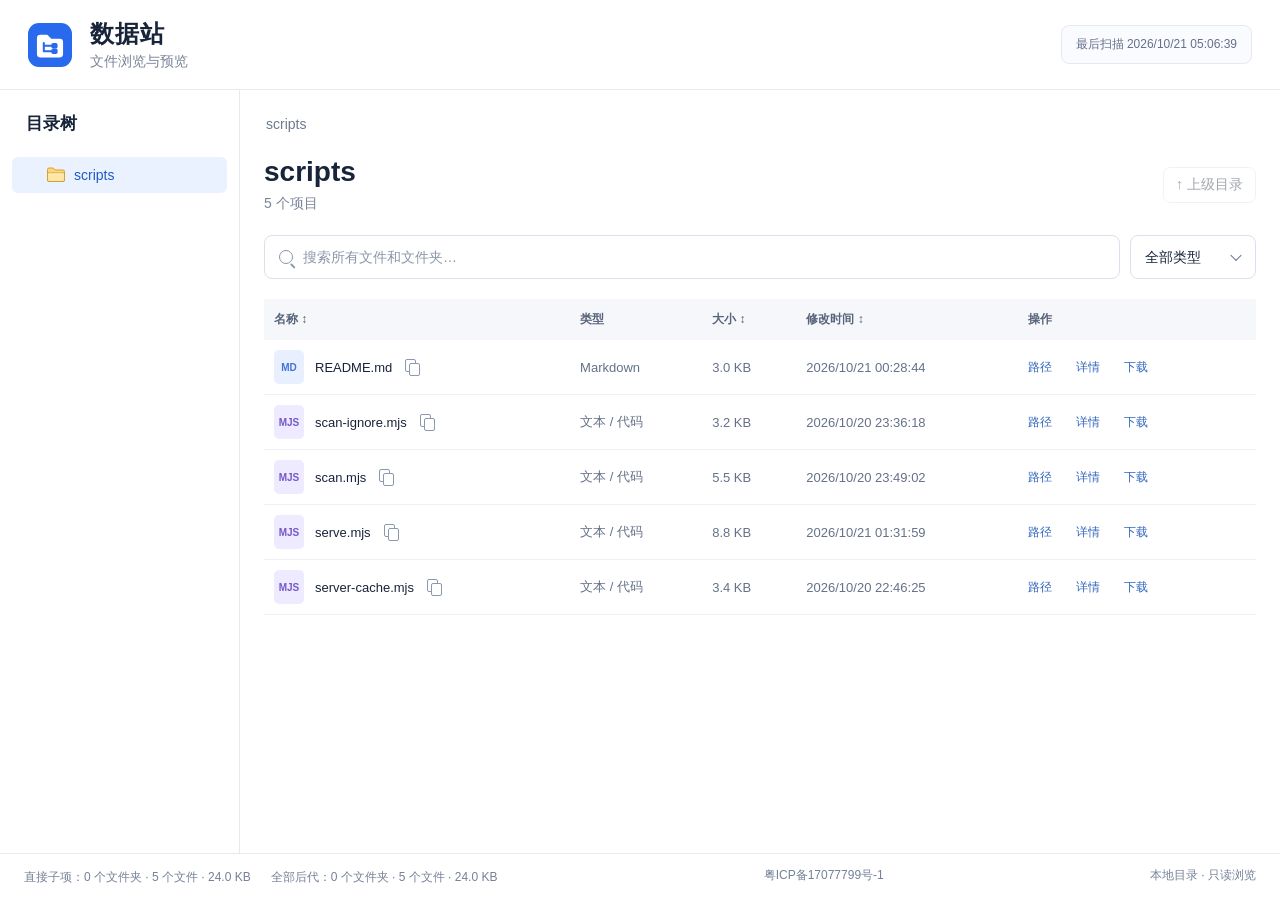
<file: index.html>
<!doctype html>
<html lang="zh-CN">
  <head>
    <meta charset="utf-8">
    <meta name="viewport" content="width=device-width, initial-scale=1, viewport-fit=cover">
    <title>数据站 · 文件浏览与预览</title>
    <link rel="icon" type="image/svg+xml" href="./file-browser/logo.svg">
    <link rel="stylesheet" href="./file-browser/styles.css">
    <script src="./file-browser/catalog-data.js" defer></script>
    <script src="./file-browser/app.js" defer></script>
  </head>
  <body>
    <header class="page-header">
      <div class="brand">
        <img class="brand-icon" src="./file-browser/logo.svg" alt="" width="44" height="44">
        <div>
          <h1>数据站</h1>
          <p>文件浏览与预览</p>
        </div>
      </div>
      <span id="scan-time" class="scan-time"></span>
      <button id="open-mobile-directory" class="mobile-directory-button" type="button" aria-haspopup="dialog" aria-controls="mobile-directory-dialog">目录</button>
    </header>
    <div class="workspace">
      <aside class="directory-sidebar" aria-label="目录导航">
        <h2>目录树</h2>
        <nav id="directory-tree" aria-label="文件夹"></nav>
      </aside>
      <div id="directory-resizer" class="directory-resizer" role="separator" aria-label="调整目录树宽度" aria-orientation="vertical" aria-valuemin="120" aria-valuemax="480" aria-valuenow="240" tabindex="0"></div>
      <main class="file-panel">
        <nav id="breadcrumbs" class="breadcrumbs" aria-label="当前位置"></nav>
        <div class="section-heading">
          <div>
            <h2 id="directory-title">文件</h2>
            <p id="item-count"></p>
          </div>
          <button id="parent-directory" type="button">↑ 上级目录</button>
        </div>
        <form class="toolbar" role="search">
          <label class="search-field">
            <span aria-hidden="true">⌕</span>
            <input id="search" type="search" aria-label="搜索所有文件和文件夹" placeholder="搜索所有文件和文件夹…">
          </label>
          <div class="type-filter-field">
            <select id="type-filter" aria-label="文件类型">
              <option value="all">全部类型</option>
              <option value="directory">文件夹</option>
              <option value="text">文本 / 代码</option>
              <option value="delimited">CSV / TSV</option>
              <option value="markdown">Markdown</option>
              <option value="word">Word</option>
              <option value="sheet">Excel</option>
              <option value="slides">PowerPoint</option>
              <option value="image">图片</option>
              <option value="audio">音频</option>
              <option value="video">视频</option>
              <option value="pdf">PDF</option>
              <option value="other">其他格式</option>
            </select>
          </div>
        </form>
        <div class="table-scroll">
          <table class="file-table">
            <thead>
              <tr>
                <th scope="col"><button data-sort="name">名称 ↕</button></th>
                <th scope="col">类型</th>
                <th scope="col"><button data-sort="size">大小 ↕</button></th>
                <th scope="col"><button data-sort="modifiedAt">修改时间 ↕</button></th>
                <th scope="col">操作</th>
              </tr>
            </thead>
            <tbody id="file-list"></tbody>
          </table>
        </div>
        <button id="load-more-files" class="load-more-files" type="button" hidden>加载更多</button>
        <p id="empty-message" class="empty-message" hidden></p>
      </main>
      <section id="preview-panel" class="preview-panel" aria-label="文件预览" hidden>
        <header class="preview-header">
          <div class="preview-heading">
            <span class="preview-indicator" aria-hidden="true"></span>
            <h2>文件预览</h2>
          </div>
          <div class="preview-header-actions">
            <a id="download-file" class="primary-button" download>↓ 下载</a>
            <button id="fullscreen" type="button">全屏查看</button>
            <button id="close-preview" type="button" aria-label="关闭预览" title="关闭预览">✕</button>
          </div>
        </header>
        <div class="preview-information">
          <div class="preview-title">
            <span id="preview-file-icon" class="preview-file-icon" aria-hidden="true"></span>
            <div class="preview-file-heading">
              <h3 id="preview-name"></h3>
              <div class="preview-file-meta">
                <p id="preview-metadata"></p>
                <span class="preview-modified-label">修改于 <time id="preview-modified"></time></span>
              </div>
            </div>
            <button id="toggle-svg-source" class="details-text-button" type="button" hidden>查看源码</button>
            <button id="format-json" class="details-text-button" type="button" aria-pressed="false" hidden>格式化</button>
            <button id="open-file-details" class="details-text-button" type="button" aria-haspopup="dialog" aria-controls="file-details-dialog">详情</button>
          </div>
        </div>
        <div id="preview-content" class="preview-content" aria-live="polite"></div>
        <footer class="preview-footer"><span id="preview-mode">内容预览</span><span>只读预览</span></footer>
      </section>
    </div>
    <dialog id="mobile-directory-dialog" class="mobile-directory-dialog" aria-labelledby="mobile-directory-title">
      <header class="details-dialog-header"><h2 id="mobile-directory-title">目录导航</h2><button id="close-mobile-directory" type="button" aria-label="关闭目录">✕</button></header>
      <div id="mobile-directory-content" class="mobile-directory-content"></div>
    </dialog>
    <dialog id="file-details-dialog" class="file-details-dialog" aria-labelledby="file-details-title">
      <header class="details-dialog-header"><h2 id="file-details-title">详情</h2><button id="close-file-details" type="button" aria-label="关闭详情">✕</button></header>
      <div class="details-dialog-body">
        <dl id="preview-file-details" class="preview-file-details"></dl>
        <div class="details-dialog-address">
          <div class="preview-path-heading"><span>完整文件地址</span><button id="copy-preview-path" type="button">复制地址</button></div>
          <p id="preview-path"></p>
        </div>
      </div>
    </dialog>
    <footer class="status-bar">
      <span id="catalog-summary"></span>
      <a id="icp-registration" style="color: #758198;text-decoration: none" href="https://beian.miit.gov.cn/" target="_blank" rel="noopener noreferrer">粤ICP备17077799号-1</a>
      <span id="error-summary"></span></footer>
    <div id="action-feedback" class="action-feedback" role="status" aria-live="polite" hidden></div>
  </body>
</html>
</file>
<file: file-browser/styles.css>
/* 三栏布局使用 minmax(0, …) 防止长文件名和代码撑破视口。 */
:root {
  color-scheme: light;
  font-family: "Segoe UI", "Microsoft YaHei", sans-serif;
  color: #18243a;
  background: #fff;
  font-size: 14px;
  --border: #e5eaf1;
  --muted: #7a8598;
  --blue: #2869ed;
}
* {
  box-sizing: border-box;
}
/* 页面高度固定为视口，各面板自行滚动，防止长预览撑高整页。 */
body {
  margin: 0;
  height: 100vh;
  height: 100dvh;
  display: flex;
  flex-direction: column;
  overflow: hidden;
}
button, input, select {
  font: inherit;
}
button, select {
  cursor: pointer;
}
button, select, input {
  border: 1px solid #dae1ec;
  border-radius: 7px;
  background: white;
  color: inherit;
}
button {
  padding: 8px 12px;
}
button:hover {
  background: #eff5ff;
}
button:disabled {
  opacity: .4;
  cursor: default;
}
button:focus-visible, a:focus-visible, input:focus-visible, select:focus-visible {
  outline: 2px solid var(--blue);
  outline-offset: 2px;
}
[hidden] {
  display: none !important;
}
h1, h2, h3, p {
  margin: 0;
}
h1 {
  font-size: 24px;
  letter-spacing: 1px;
}
h2 {
  font-size: 17px;
}
.page-header {
  height: 90px;
  padding: 18px 28px;
  border-bottom: 1px solid var(--border);
  display: flex;
  align-items: center;
  justify-content: space-between;
  gap: 16px;
}
.brand {
  display: flex;
  gap: 18px;
  align-items: center;
}
.brand-icon {
  display: block;
  width: 44px;
  height: 44px;
  flex-shrink: 0;
}
.brand p {
  color: var(--muted);
  margin-top: 3px;
}
.scan-time {
  padding: 10px 14px;
  background: #fafbfe;
  border: 1px solid var(--border);
  border-radius: 8px;
  color: #647089;
  font-size: 12px;
}
.page-header, .status-bar {
  flex-shrink: 0;
}
.workspace {
  display: flex;
  flex: 1;
  min-height: 0;
  overflow: hidden;
}
.directory-sidebar {
  width: var(--directory-width, 240px);
  flex-shrink: 0;
  border-right: 1px solid var(--border);
  padding: 22px 12px;
  overflow: auto;
  overscroll-behavior: contain;
}
.directory-sidebar h2 {
  margin: 0 14px 22px;
}
/* 分隔条使用独立命中区域；拖动时通过指针捕获保持连续操作。 */
.directory-resizer {
  position: relative;
  flex: 0 0 6px;
  margin-left: -3px;
  margin-right: -3px;
  z-index: 2;
  cursor: col-resize;
  touch-action: none;
  outline-offset: -2px;
}
.directory-resizer::after {
  content: '';
  position: absolute;
  inset: 0 2px;
  background: transparent;
  transition: background 120ms ease;
}
.directory-resizer:hover::after, .directory-resizer:focus-visible::after, body.resizing-directory .directory-resizer::after {
  background: #6796ee;
}
body.resizing-directory, body.resizing-directory * {
  cursor: col-resize !important;
  user-select: none !important;
}
.tree-row {
  display: flex;
  align-items: center;
  min-height: 36px;
  border-radius: 6px;
}
.tree-row.active {
  background: #eaf2ff;
  color: #205ac6;
}
/* 箭头使用 CSS 绘制，避免不同系统的字符字形、基线与粗细不一致。 */
.tree-toggle {
  display: grid;
  place-items: center;
  flex: 0 0 28px;
  width: 28px;
  height: 28px;
  padding: 0;
  border: 0;
  color: #7b879b;
  background: transparent;
}
.tree-toggle::before {
  content: '';
  width: 6px;
  height: 6px;
  border-right: 1.5px solid currentColor;
  border-bottom: 1.5px solid currentColor;
  transform: rotate(-45deg);
  transition: transform 150ms ease;
}
.tree-toggle[aria-expanded="true"]::before {
  transform: translateY(-2px) rotate(45deg);
}
.tree-toggle:disabled {
  opacity: 1;
}
.tree-toggle:disabled::before {
  visibility: hidden;
}
.tree-toggle:hover:not(:disabled) {
  color: var(--blue);
  background: #dceaff;
}
.tree-name {
  display: flex;
  align-items: center;
  gap: 8px;
  min-width: 0;
  flex: 1;
  border: 0;
  background: transparent;
  padding: 9px 6px;
  text-align: left;
}
.tree-label {
  overflow: hidden;
  text-overflow: ellipsis;
  white-space: nowrap;
}
.tree-folder-icon {
  display: inline-block;
  flex: 0 0 20px;
  width: 20px;
  height: 18px;
  background: url('./folder.svg') center / contain no-repeat;
}
.tree-children {
  padding-left: 16px;
}
.folder-symbol {
  color: #3887ee;
  margin-right: 7px;
}
.file-panel {
  flex: 1;
  min-width: 0;
  min-height: 0;
  padding: 24px;
  overflow: auto;
  overscroll-behavior: contain;
}
.breadcrumbs {
  display: flex;
  flex-wrap: wrap;
  align-items: center;
  gap: 7px;
  color: var(--muted);
  margin-bottom: 22px;
}
.breadcrumbs button {
  border: 0;
  padding: 2px;
  color: #6d7a90;
}
.section-heading {
  display: flex;
  justify-content: space-between;
  align-items: center;
  gap: 12px;
  margin-bottom: 22px;
}
.section-heading h2 {
  font-size: 28px;
}
.section-heading p {
  color: var(--muted);
  margin-top: 7px;
}
.toolbar {
  display: flex;
  gap: 10px;
  margin-bottom: 20px;
}
.search-field {
  display: flex;
  align-items: center;
  gap: 10px;
  min-height: 44px;
  border: 1px solid #dae1ec;
  border-radius: 8px;
  padding: 0 14px;
  flex: 1;
  min-width: 0;
  transition: border-color 150ms ease, box-shadow 150ms ease;
}
/* 聚焦反馈放在整个搜索控件上，输入框内部不再叠加第二层边框。 */
.search-field:focus-within {
  border-color: var(--blue);
  box-shadow: 0 0 0 3px #2869ed18;
}
.search-field > span {
  position: relative;
  flex: 0 0 14px;
  width: 14px;
  height: 14px;
  border: 1.5px solid #8a96aa;
  border-radius: 50%;
  font-size: 0;
}
.search-field > span::after {
  content: '';
  position: absolute;
  right: -4px;
  bottom: -3px;
  width: 6px;
  height: 1.5px;
  background: #8a96aa;
  transform: rotate(45deg);
  border-radius: 1px;
}
.search-field input {
  flex: 1;
  min-width: 0;
  width: 100%;
  padding: 11px 0;
  border: 0;
  border-radius: 0;
  background: transparent;
}
.search-field input:focus-visible {
  outline: none;
}
.search-field input::placeholder {
  color: #8b96a8;
}
/* 箭头由外层伪元素绘制，不依赖图片加载；点击仍交给原生 select。 */
.type-filter-field {
  position: relative;
  flex-shrink: 0;
}
.type-filter-field::after {
  content: '';
  position: absolute;
  top: 50%;
  right: 16px;
  width: 7px;
  height: 7px;
  border-right: 1.5px solid #6b7890;
  border-bottom: 1.5px solid #6b7890;
  transform: translateY(-70%) rotate(45deg);
  pointer-events: none;
}
select {
  appearance: none;
  min-height: 44px;
  padding: 10px 38px 10px 14px;
  max-width: 180px;
  border-radius: 8px;
  width: 100%;
}
select:hover {
  border-color: #aebed5;
}
@media (prefers-reduced-motion: reduce) {
  .tree-toggle::before, .search-field {
    transition: none;
  }
}
.table-scroll {
  overflow-x: auto;
}
.file-table {
  width: 100%;
  border-collapse: collapse;
  text-align: left;
  white-space: nowrap;
}
.file-table thead {
  background: #f5f7fa;
  font-size: 12px;
}
.file-table th {
  color: #58647a;
  font-weight: 600;
  padding: 12px 10px;
}
.file-table th button {
  border: 0;
  padding: 0;
  background: transparent;
  font-weight: inherit;
}
.file-table td {
  border-bottom: 1px solid #edf0f5;
  /* 34px 图标配合上下各 10px 留白，普通行约 55px；搜索路径可自然增高。 */
  padding: 10px;
  vertical-align: middle;
  color: #657188;
  font-size: 13px;
}
.file-table tr.selected {
  background: #e6f0ff;
}
.file-table tbody tr:hover {
  background: #f4f8ff;
}
.file-name-row {
  display: flex;
  align-items: center;
  gap: 6px;
}
.file-name {
  display: flex;
  min-width: 0;
  gap: 11px;
  align-items: center;
  border: 0;
  background: transparent;
  padding: 0;
  color: #18243a;
  text-align: left;
}
/* 宽度约束阻止表格被长名称撑开，原始名称通过 title 和复制操作完整保留。 */
.file-label {
  display: block;
  width: max-content;
  max-width: clamp(90px, 20vw, 320px);
  overflow: hidden;
  text-overflow: ellipsis;
  white-space: nowrap;
}
body.preview-open .file-label {
  max-width: clamp(90px, 14vw, 220px);
}
.search-path {
  display: block;
  max-width: 240px;
  overflow: hidden;
  text-overflow: ellipsis;
  white-space: nowrap;
  font-size: 11px;
  color: var(--muted);
  margin-top: 4px;
}
.copy-name-button {
  position: relative;
  flex: 0 0 26px;
  width: 26px;
  height: 28px;
  padding: 0;
  border: 0;
  background: transparent;
  color: #8b99af;
}
.copy-name-button::before, .copy-name-button::after {
  content: '';
  position: absolute;
  width: 9px;
  height: 11px;
  border: 1.3px solid currentColor;
  border-radius: 2px;
}
.copy-name-button::before {
  top: 6px;
  left: 7px;
}
.copy-name-button::after {
  top: 10px;
  left: 11px;
  background: #fff;
}
.copy-name-button:hover {
  color: var(--blue);
  background: transparent;
}
.file-icon {
  display: inline-flex;
  align-items: center;
  justify-content: center;
  background: #e8efff;
  color: #4274d7;
  width: 30px;
  height: 34px;
  border-radius: 5px;
  font-size: 10px;
  font-weight: 700;
  flex-shrink: 0;
}
.file-icon.directory {
  width: 30px;
  height: 34px;
  border-radius: 0;
  /* 占位与其他文件图标一致；补偿 SVG 内部留白，让文件夹外轮廓接近 30px 宽。 */
  background: url('./folder.svg') center / 34px 31px no-repeat;
}
.file-icon.image {
  background: #e8f5ed;
  color: #388661;
}
.file-icon.text {
  background: #eeeaff;
  color: #7557c9;
}
/* 行内操作保持可见，触屏与键盘用户无需悬停即可发现。 */
.file-actions {
  display: flex;
  align-items: center;
  gap: 6px;
}
.file-action {
  display: inline-flex;
  align-items: center;
  min-height: 32px;
  padding: 6px 9px;
  border: 0;
  border-radius: 3px;
  background: transparent;
  color: #3267bd;
  font-size: 12px;
  text-decoration: none;
  white-space: nowrap;
}
.file-action:hover {
  background: transparent;
  color: #174fac;
  text-decoration: underline;
  text-underline-offset: 3px;
}
.file-actions .file-action:first-child {
  padding-left: 0;
}
.action-feedback {
  position: fixed;
  bottom: 26px;
  left: 50%;
  transform: translateX(-50%);
  z-index: 20;
  max-width: min(90vw, 560px);
  padding: 12px 18px;
  border-radius: 8px;
  background: #22324d;
  color: #fff;
  box-shadow: 0 6px 24px #18243a24;
  overflow-wrap: anywhere;
}
.clipboard-fallback {
  position: fixed;
  left: -9999px;
  top: 0;
}
.empty-message {
  color: var(--muted);
  text-align: center;
  padding: 70px 20px;
}
/* 预览区使用独立的工具栏、信息卡、内容画布与状态栏。内容只在画布内滚动。 */
.preview-panel {
  position: fixed;
  inset: 0 0 0 auto;
  width: var(--preview-width, clamp(380px, 46vw, 820px));
  height: 100dvh;
  min-width: 0;
  z-index: 5;
  box-shadow: -6px 0 24px #2036530a;
  min-height: 0;
  border-left: 1px solid #dfe6f0;
  background: #f5f7fb;
  display: flex;
  flex-direction: column;
  overflow: hidden;
}
.preview-header {
  flex-shrink: 0;
  display: flex;
  align-items: center;
  justify-content: space-between;
  gap: 12px;
  padding: 10px 16px;
  border-bottom: 1px solid var(--border);
  background: #fff;
}
.preview-heading, .preview-header-actions {
  display: flex;
  align-items: center;
  gap: 10px;
}
.preview-heading h2 {
  font-size: 13px;
  font-weight: 600;
  letter-spacing: 1px;
}
.preview-indicator {
  width: 7px;
  height: 7px;
  border-radius: 50%;
  background: #578aef;
}
.preview-header button {
  padding: 7px 10px;
  color: #62708a;
  font-size: 12px;
  border-color: transparent;
  background: #f4f6fa;
}
.preview-header button:hover {
  color: #245fc7;
  background: #e9f0ff;
}
#close-preview {
  background: transparent;
  font-size: 16px;
  padding: 4px 7px;
}
.preview-information {
  flex-shrink: 0;
  max-height: 32%;
  overflow: auto;
  overscroll-behavior: contain;
  padding: 12px 16px 8px;
  border-bottom: 1px solid var(--border);
  background: #fff;
}
.preview-title {
  display: flex;
  align-items: center;
  gap: 10px;
  margin-bottom: 8px;
}
.preview-file-icon {
  display: grid;
  place-items: center;
  flex: 0 0 34px;
  height: 38px;
  border: 1px solid #dfe7fb;
  border-radius: 10px;
  background: #edf2ff;
  color: #5473b7;
  font: 700 11px Consolas, monospace;
}
.preview-file-icon[data-category="image"] {
  color: #33836e;
  background: #eaf6f0;
  border-color: #d3ece1;
}
.preview-file-icon[data-category="pdf"] {
  color: #bd6464;
  background: #fff0ef;
  border-color: #f5dddb;
}
.preview-file-heading {
  min-width: 0;
  flex: 1;
}
.preview-file-heading h3 {
  font-size: 15px;
  line-height: 1.4;
  font-weight: 600;
  overflow-wrap: anywhere;
}
.preview-file-meta {
  display: flex;
  align-items: center;
  flex-wrap: wrap;
  gap: 4px 16px;
  margin-top: 4px;
  color: #8390a5;
  font-size: 11px;
  line-height: 1.7;
}
#preview-metadata {
  margin: 0;
  font-size: inherit;
}
.preview-modified-label {
  white-space: nowrap;
}
#preview-modified {
  color: #77869d;
  font-variant-numeric: tabular-nums;
}
.preview-path-card {
  padding: 10px 12px;
  border: 1px solid #e7ecf4;
  border-radius: 8px;
  background: #f8fafd;
}
.preview-path-heading {
  display: flex;
  align-items: center;
  justify-content: space-between;
  gap: 10px;
  color: #8a96a9;
  font-size: 11px;
  margin-bottom: 5px;
}
.preview-path-heading button {
  border: 0;
  padding: 2px 4px;
  color: #4e76bd;
  background: transparent;
  font-size: 11px;
}
#preview-path {
  color: #5b6c86;
  font: 11px/1.75 Consolas, "Microsoft YaHei", monospace;
  overflow-wrap: anywhere;
  user-select: all;
}
.primary-button {
  display: inline-flex;
  justify-content: center;
  align-items: center;
  gap: 6px;
  margin-top: 14px;
  background: var(--blue);
  color: white;
  text-decoration: none;
  padding: 9px 16px;
  border-radius: 7px;
  white-space: nowrap;
  font-size: 12px;
}
.primary-button:hover {
  background: #1d57cf;
}
.preview-header .primary-button {
  margin: 0;
  padding: 7px 10px;
  font-size: 12px;
}
/* 详情入口与文件标题同行，详细信息使用原生模态框，不挤占预览高度。 */
.preview-information .preview-title {
  margin-bottom: 0;
}
.details-text-button {
  border: 0;
  background: transparent;
  color: #4e76bd;
  font-size: 12px;
  white-space: nowrap;
  padding: 6px;
}
.file-details-dialog {
  width: min(580px, calc(100vw - 32px));
  max-height: calc(100dvh - 48px);
  padding: 0;
  border: 1px solid #e1e7f0;
  border-radius: 12px;
  color: #334763;
  box-shadow: 0 24px 90px #172a4c30;
  overflow: auto;
}
.file-details-dialog::backdrop {
  background: #192a4659;
}
.details-dialog-header {
  position: sticky;
  top: 0;
  display: flex;
  align-items: center;
  justify-content: space-between;
  padding: 16px 20px;
  background: #fff;
  border-bottom: 1px solid var(--border);
}
.details-dialog-header h2 {
  font-size: 16px;
}
.details-dialog-header button {
  border: 0;
  background: transparent;
  color: #8390a5;
}
.details-dialog-body {
  padding: 20px;
}
.details-dialog-body .preview-file-details {
  border: 0;
  padding: 0;
  margin: 0;
  font-size: 12px;
  gap: 12px 20px;
}
.details-dialog-address {
  border-top: 1px solid var(--border);
  margin-top: 18px;
  padding-top: 16px;
}
/* 标签与值分列，长文件名和路径自动换行；信息区仍受高度上限约束。 */
.preview-file-details {
  display: grid;
  grid-template-columns: 64px minmax(0, 1fr);
  gap: 8px 14px;
  margin: 0 0 12px;
  padding: 12px;
  border: 1px solid #e7ecf4;
  border-radius: 8px;
  font-size: 11px;
  line-height: 1.7;
}
.preview-file-details dt {
  color: #8a96a9;
}
.preview-file-details dd {
  margin: 0;
  color: #5b6c86;
  overflow-wrap: anywhere;
  user-select: text;
}
.preview-content {
  margin: 8px 8px 0;
  flex: 1;
  min-height: 0;
  overflow: auto;
  overscroll-behavior: contain;
  scrollbar-gutter: stable;
  border: 1px solid #e3e9f2;
  border-radius: 10px;
  background: #fff;
  position: relative;
  box-shadow: 0 2px 6px #273c5c04;
}
.preview-content pre {
  margin: 0;
  padding: 16px;
  white-space: pre-wrap;
  overflow-wrap: anywhere;
  color: #394c68;
  font: 13px/1.8 Consolas, "Microsoft YaHei", monospace;
  tab-size: 2;
}
/* 媒体与文档独享画布，避免把 PDF 的高度设为整个视口导致双重滚动。 */
.preview-content[data-category="image"], .preview-content[data-category="audio"], .preview-content[data-category="video"] {
  display: flex;
  flex-direction: column;
  justify-content: center;
  background: #edf1f7;
}
.preview-content img, .preview-content video {
  display: block;
  max-width: 100%;
  max-height: 100%;
  margin: auto;
  object-fit: contain;
  flex-shrink: 0;
}
.preview-content audio {
  width: calc(100% - 40px);
  margin: 24px auto;
}
.preview-content[data-category="pdf"] {
  display: flex;
  flex-direction: column;
  overflow: hidden;
  scrollbar-gutter: auto;
}
.preview-content iframe {
  flex: 1;
  width: 100%;
  min-height: 0;
  border: 0;
  background: white;
}
.preview-message {
  padding: 30px 24px;
  color: #7a879b;
  font-size: 13px;
  line-height: 1.9;
  overflow-wrap: anywhere;
}
.preview-content[data-category="pdf"] > .preview-message {
  flex-shrink: 0;
  padding: 8px 12px;
  font-size: 11px;
  border-top: 1px solid var(--border);
  background: #fff;
}
.preview-message button {
  display: block;
  margin-top: 16px;
  color: #3267bd;
}
.preview-footer {
  flex-shrink: 0;
  display: flex;
  justify-content: space-between;
  padding: 6px 16px;
  color: #94a0b3;
  font-size: 11px;
}
.status-bar {
  min-height: 46px;
  padding: 13px 24px;
  border-top: 1px solid var(--border);
  color: #758198;
  font-size: 12px;
  display: flex;
  justify-content: space-between;
  gap: 12px;
}
#catalog-summary {
  display: flex;
  flex-wrap: wrap;
  gap: 4px 20px;
  min-width: 0;
  line-height: 1.7;
}
/* 页面内全屏：面板覆盖页面视口，不进入浏览器原生全屏。 */
body.preview-expanded {
  overflow: hidden;
}
.preview-panel.expanded {
  position: fixed;
  inset: 0;
  width: 100%;
  max-width: none;
  min-width: 0;
  z-index: 10;
  height: 100dvh;
  border: 0;
}
.preview-panel.expanded .preview-content {
  min-height: 0;
}
.preview-panel.expanded .preview-information {
  max-height: 34%;
}
/* 右侧预览从页面顶部延伸到底部，不再受页头、底栏高度约束。
   桌面预留对应宽度，避免浮层挡住列表；窄屏沿用覆盖式预览。 */
body.preview-open {
  --preview-width: clamp(380px, 46vw, 820px);
}
body.preview-open .workspace, body.preview-open .page-header, body.preview-open .status-bar {
  margin-right: var(--preview-width);
}
/* 预览打开时减少列表列项，为名称和常用操作留出空间；关闭后自动恢复。 */
body.preview-open .file-panel th:nth-child(2), body.preview-open .file-panel td:nth-child(2), body.preview-open .file-panel th:nth-child(4), body.preview-open .file-panel td:nth-child(4) {
  display: none;
}
@media (max-width: 1100px) {
  .directory-sidebar {
    width: 200px;
  }
  body.preview-open {
    --preview-width: min(680px, 70vw);
  }
  body.preview-open .workspace, body.preview-open .page-header, body.preview-open .status-bar {
    margin-right: 0;
  }
}
/* 自定义宽度优先于断点中的默认宽度，限制由拖动逻辑按可用空间计算。 */
body.directory-width-custom .directory-sidebar {
  width: var(--directory-width);
}
.mobile-directory-button {
  display: none;
}
.mobile-directory-dialog {
  position: fixed;
  inset: 0 auto 0 0;
  margin: 0;
  padding: 0;
  width: min(320px, 88vw);
  max-width: none;
  height: 100dvh;
  max-height: none;
  border: 0;
  background: #fff;
  color: inherit;
}
.mobile-directory-dialog::backdrop {
  background: #192a4666;
}
.mobile-directory-content {
  height: calc(100% - 72px);
}
body .mobile-directory-content .directory-sidebar {
  width: 100%;
  height: 100%;
  border: 0;
}
/* 手机采用独立目录抽屉与两行文件条目，防止表格挤出水平滚动。 */
@media (max-width: 650px) {
  body.preview-open {
    --preview-width: 100vw;
  }
  .mobile-directory-dialog {
    inset: 0;
    width: 100vw;
    height: 100dvh;
  }
  .mobile-directory-dialog .details-dialog-header {
    padding-top: max(12px, env(safe-area-inset-top));
  }
  .mobile-directory-dialog[open] {
    display: flex;
    flex-direction: column;
  }
  .mobile-directory-dialog .details-dialog-header {
    flex-shrink: 0;
  }
  .mobile-directory-content {
    flex: 1;
    min-height: 0;
    height: auto;
    padding-bottom: env(safe-area-inset-bottom);
  }
  .page-header {
    padding: max(10px, env(safe-area-inset-top)) 14px 10px;
    gap: 10px;
  }
  .scan-time {
    display: none;
  }
  .section-heading h2 {
    font-size: 22px;
  }
  .status-bar {
    flex-direction: column;
  }
  .brand {
    gap: 10px;
  }
  .brand-icon {
    width: 34px;
    height: 34px;
  }
  .brand h1 {
    font-size: 19px;
  }
  .brand p {
    font-size: 11px;
  }
  .mobile-directory-button {
    display: inline-flex;
    align-items: center;
    justify-content: center;
    min-width: 56px;
    min-height: 44px;
  }
  .directory-resizer {
    display: none;
  }
  .directory-sidebar h2 {
    display: none;
  }
  .tree-row {
    min-height: 44px;
  }
  .tree-toggle {
    width: 40px;
    height: 40px;
    flex-basis: 40px;
  }
  .tree-name {
    min-height: 44px;
  }
  .file-panel {
    padding: 14px 12px;
  }
  .breadcrumbs {
    flex-wrap: nowrap;
    overflow-x: auto;
    white-space: nowrap;
    margin-bottom: 14px;
  }
  .breadcrumbs button {
    flex-shrink: 0;
    min-height: 36px;
  }
  .section-heading {
    margin-bottom: 14px;
  }
  #parent-directory {
    min-height: 40px;
    font-size: 12px;
  }
  .toolbar {
    display: grid;
    grid-template-columns: minmax(0, 1fr) 116px;
    gap: 8px;
    margin-bottom: 12px;
  }
  .search-field {
    padding: 0 10px;
  }
  .search-field input, select {
    font-size: 16px;
  }
  select {
    padding: 10px 26px 10px 8px;
  }
  .type-filter-field::after {
    right: 12px;
  }
  .table-scroll {
    overflow: visible;
  }
  .file-table, .file-table thead, .file-table tbody {
    display: block;
    width: 100%;
  }
  .file-table thead tr {
    display: flex;
    justify-content: space-between;
    padding: 0 8px;
  }
  .file-table th {
    display: block;
    padding: 8px 0;
  }
  .file-table th:nth-child(2), .file-table th:nth-child(4), .file-table th:nth-child(5), .file-table td:nth-child(2), .file-table td:nth-child(4) {
    display: none;
  }
  .file-table tbody tr {
    display: grid;
    grid-template-columns: minmax(0, 1fr) auto;
    align-items: center;
    column-gap: 8px;
    /* 移动端保持两行布局和操作触控高度，仅收紧顶部留白。 */
    padding: 8px 8px 2px;
    border-bottom: 1px solid var(--border);
    border-radius: 6px;
  }
  .file-table td {
    display: block;
    padding: 0;
    border: 0;
    min-width: 0;
  }
  .file-table td:first-child {
    grid-column: 1;
  }
  .file-table td:nth-child(3) {
    grid-column: 2;
    font-size: 11px;
  }
  .file-table td:nth-child(5) {
    grid-column: 1 / -1;
  }
  .file-name-row {
    min-width: 0;
  }
  .file-name {
    max-width: calc(100% - 34px);
  }
  .file-label, body.preview-open .file-label {
    max-width: 100%;
    width: auto;
  }
  .copy-name-button {
    width: 32px;
    height: 40px;
    flex-basis: 32px;
  }
  .copy-name-button::before {
    top: 12px;
  }
  .copy-name-button::after {
    top: 16px;
  }
  .file-actions {
    justify-content: flex-end;
    gap: 12px;
  }
  .file-action {
    min-height: 42px;
    padding: 8px 6px;
  }
  .search-path {
    max-width: 100%;
  }
  .status-bar {
    padding: 8px 14px max(8px, env(safe-area-inset-bottom));
    font-size: 11px;
    gap: 2px;
  }
  .preview-header {
    padding: max(8px, env(safe-area-inset-top)) 12px 8px;
  }
  .preview-header-actions {
    gap: 5px;
  }
  .preview-header button, .preview-header .primary-button {
    min-height: 40px;
  }
  #close-preview {
    min-width: 40px;
  }
  #fullscreen {
    display: none;
  }
  .preview-information {
    padding: 10px 12px;
  }
  .preview-title {
    gap: 8px;
    flex-wrap: wrap;
  }
  .preview-file-heading {
    flex-basis: calc(100% - 54px);
  }
  .details-text-button {
    min-height: 36px;
  }
  .preview-content {
    margin: 4px 6px 0;
    scrollbar-gutter: auto;
  }
  .preview-content pre {
    font-size: 13px;
    padding: 12px;
  }
  .preview-footer {
    padding-bottom: max(6px, env(safe-area-inset-bottom));
  }
  .file-details-dialog {
    max-height: calc(100dvh - 32px);
    width: calc(100vw - 24px);
  }
  .details-dialog-header {
    padding: 12px 16px;
  }
  .details-dialog-header button {
    min-width: 40px;
    min-height: 40px;
  }
  .details-dialog-body {
    padding: 16px;
  }
  .details-dialog-body .preview-file-details {
    grid-template-columns: 60px minmax(0, 1fr);
    gap: 10px;
  }
  .preview-path-heading button {
    min-height: 40px;
  }
}
.load-more-files {
  display: block;
  margin: 20px auto;
  color: var(--blue);
}
.tree-more {
  border: 0;
  background: transparent;
  color: var(--blue);
  font-size: 12px;
  margin: 4px 0 4px 24px;
}
</file>
